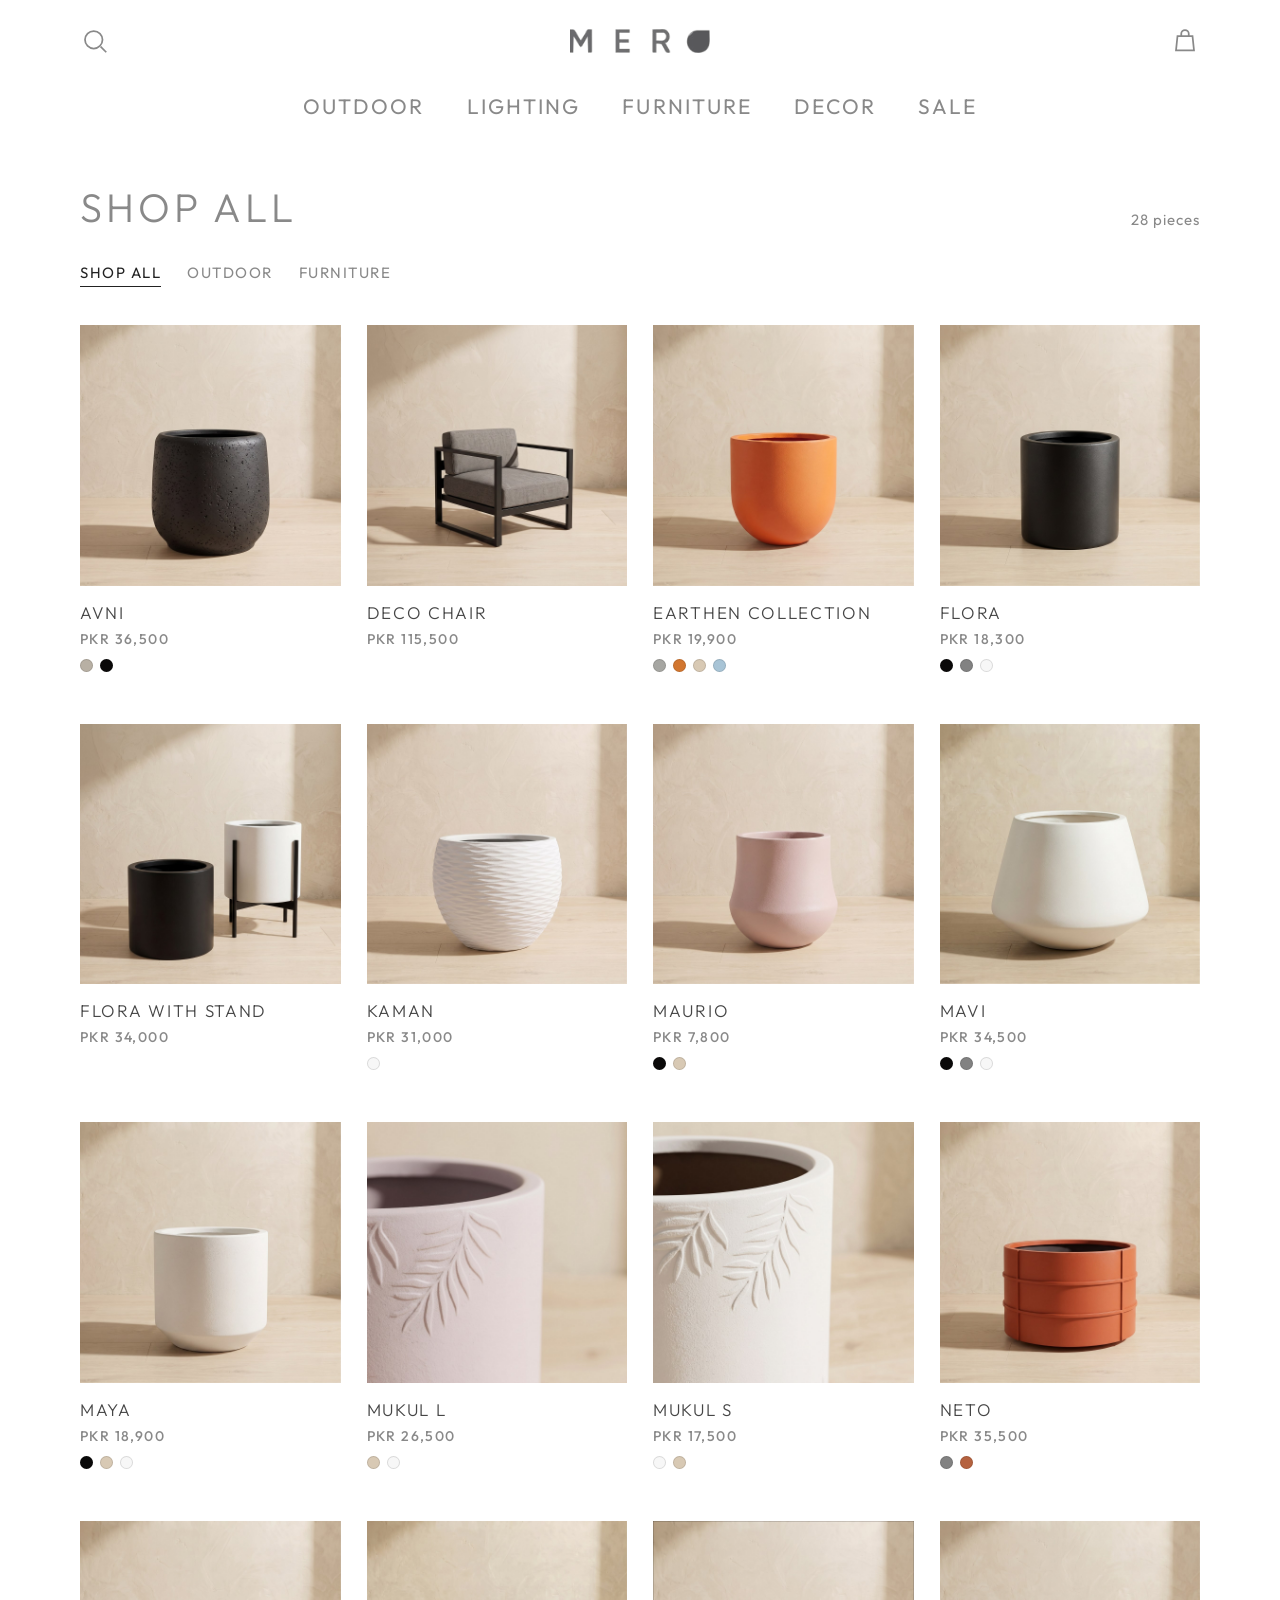
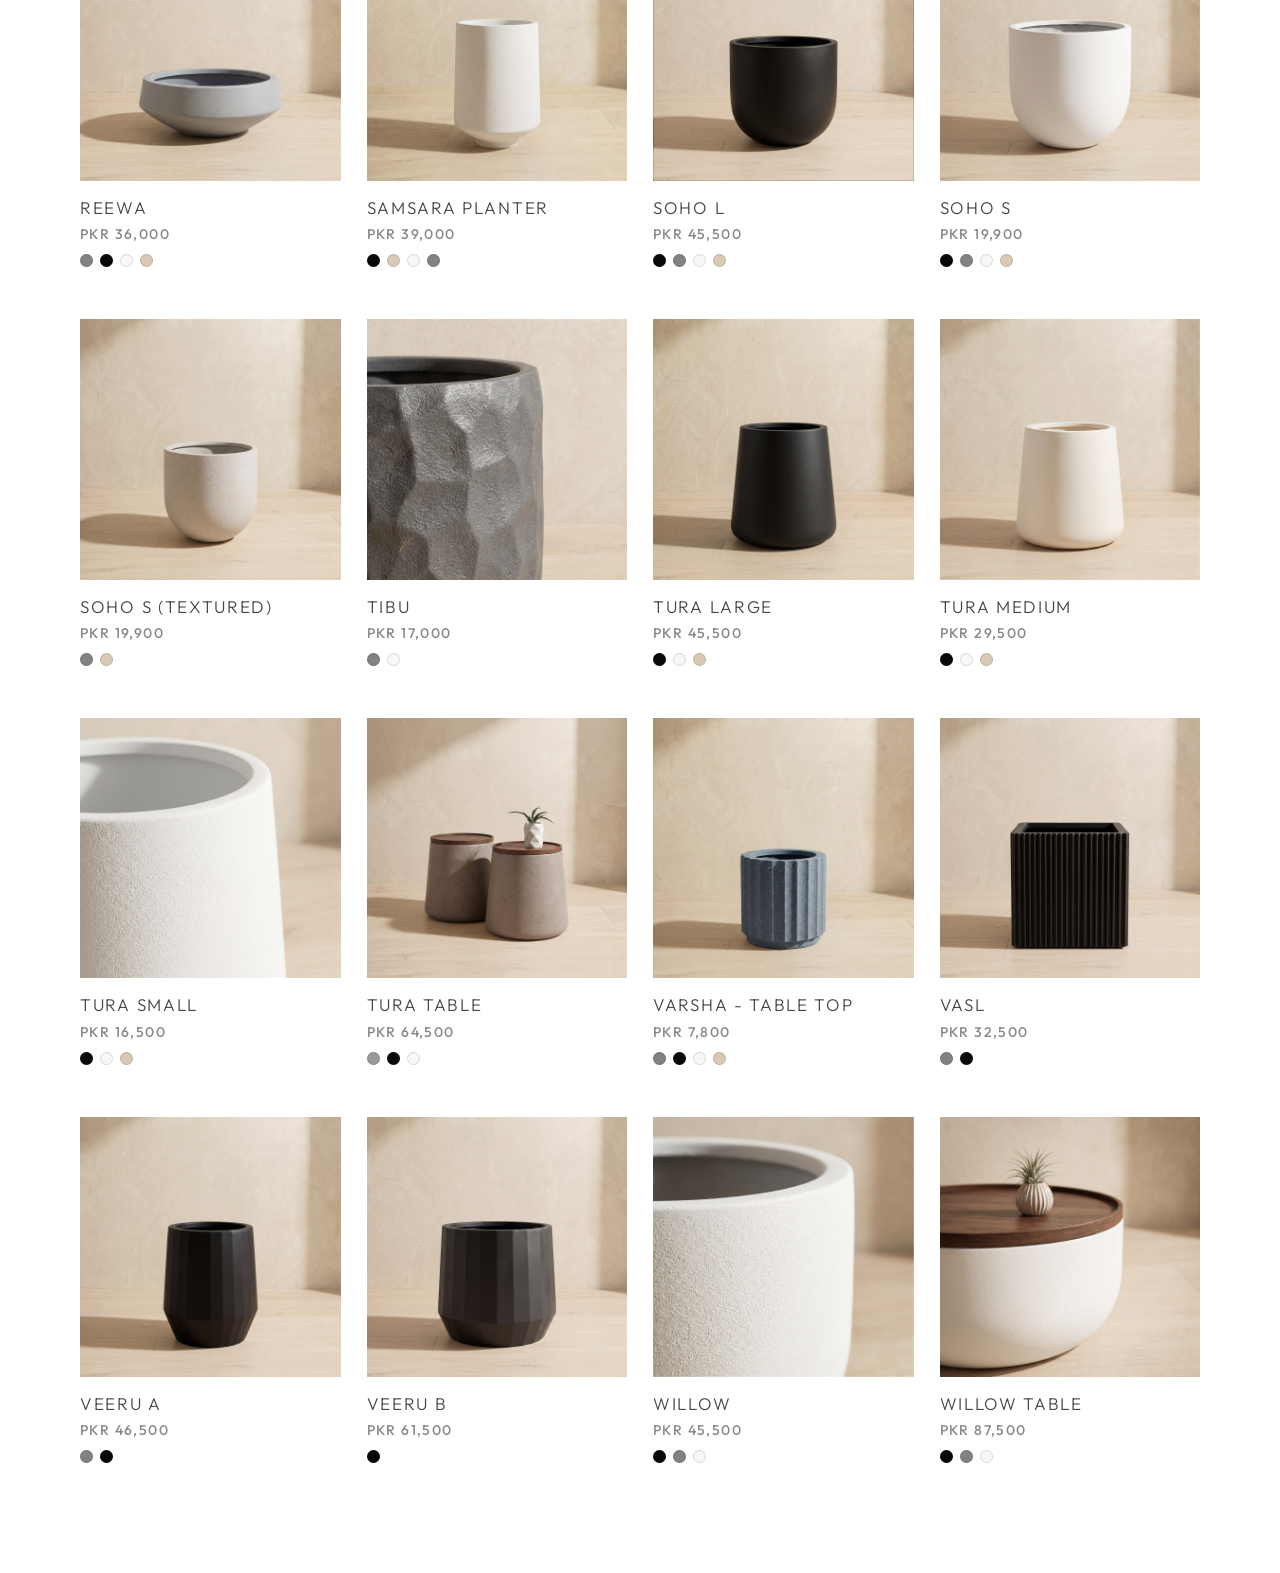
<file: site/index.html>
<!DOCTYPE html>
<html lang="en">
<head>
<meta charset="utf-8">
<meta name="viewport" content="width=device-width, initial-scale=1">
<title>Shop All — MERO</title>
<meta name="description" content="The full MERO collection — fiberglass planters and outdoor furniture, handmade for indoors and out.">
<link rel="preload" href="assets/fonts/outfit-latin-var.woff2" as="font" type="font/woff2" crossorigin>
<link rel="stylesheet" href="assets/site.css">
</head>
<body>

<header class="shell">
  <div class="masthead">
    <button class="icon-btn icon-left" aria-label="Search">
      <svg viewBox="0 0 24 24"><circle cx="11" cy="11" r="7"/><path d="M16.5 16.5 21 21"/></svg>
    </button>
    <a class="logo" href="index.html" aria-label="MERO home">
      <img src="assets/mero-logo.png" alt="MERO">
    </a>
    <button class="icon-btn icon-right" aria-label="Cart">
      <svg viewBox="0 0 24 24"><path d="M6 8h12l1.2 11.5H4.8L6 8Z"/><path d="M9 8V6.2A3 3 0 0 1 15 6.2V8"/></svg>
    </button>
  </div>
  <nav class="nav">
    <a href="?c=outdoor" data-cat="outdoor">OUTDOOR</a>
    <a href="?c=lighting" data-cat="lighting">LIGHTING</a>
    <a href="?c=furniture" data-cat="furniture">FURNITURE</a>
    <a href="?c=decor" data-cat="decor">DECOR</a>
    <a href="?c=sale" data-cat="sale">SALE</a>
  </nav>
</header>

<main class="shell" id="shop">
  <section class="catalogue">
    <div class="catalogue-head">
      <h1 class="catalogue-title" id="cat-title">Shop All</h1>
      <span class="catalogue-count" id="cat-count"></span>
    </div>

    <div class="filters" id="filters"></div>
    <div class="grid" id="grid"></div>
  </section>
</main>

<script src="data/catalog.js"></script>
<script>
const CATALOG = window.MERO_CATALOG || [];

const CATEGORIES = [
  { id: "all",       label: "Shop All",  match: () => true },
  { id: "outdoor",   label: "Outdoor",   match: p => p.category === "outdoor" },
  { id: "furniture", label: "Furniture", match: p => p.category === "furniture" },
  { id: "lighting",  label: "Lighting",  match: () => false },
  { id: "decor",     label: "Decor",     match: () => false },
  { id: "sale",      label: "Sale",      match: () => false }
];

const els = {
  grid: document.getElementById("grid"),
  filters: document.getElementById("filters"),
  title: document.getElementById("cat-title"),
  count: document.getElementById("cat-count")
};

let category = new URLSearchParams(location.search).get("c") || "all";
if (!CATEGORIES.some(c => c.id === category)) category = "all";

/* The content hash busts the cache when photography is replaced under the
   same filename. */
function photoSrc(product, index) {
  const file = product.images[index];
  if (!file) return null;
  const rev = (product.imageRevs || {})[file];
  return `assets/products/${product.slug}/${file}` + (rev ? `?v=${rev}` : "");
}

function card(product) {
  const a = document.createElement("a");
  a.className = "card";
  a.href = `product.html?p=${encodeURIComponent(product.slug)}`;

  const main = photoSrc(product, 0);
  const alt = photoSrc(product, 1);

  a.innerHTML = `
    <div class="card-media">
      ${main ? `<img src="${main}" alt="${product.title}" loading="lazy">` : ""}
      ${alt ? `<img class="alt" src="${alt}" alt="" loading="lazy">` : ""}
    </div>
    <div class="card-body">
      <div class="card-name">${product.title}</div>
      <div class="card-price">${product.priceRange || product.priceLabel}</div>
      <div class="card-colors">
        ${product.colors.map(c =>
          `<span style="background:${c.hex}" title="${c.name}"></span>`).join("")}
      </div>
    </div>`;
  return a;
}

function renderFilters() {
  els.filters.innerHTML = "";
  CATEGORIES.forEach(c => {
    const count = CATALOG.filter(c.match).length;
    if (!count && c.id !== category) return;      // hide empty shelves
    const b = document.createElement("button");
    b.textContent = c.label;
    b.setAttribute("aria-pressed", String(c.id === category));
    b.addEventListener("click", () => {
      category = c.id;
      history.replaceState(null, "",
        c.id === "all" ? location.pathname : `?c=${c.id}`);
      render();
    });
    els.filters.appendChild(b);
  });
}

function render() {
  const def = CATEGORIES.find(c => c.id === category);
  const items = CATALOG.filter(def.match);

  els.title.textContent = def.label;
  els.count.textContent = items.length
    ? `${items.length} piece${items.length === 1 ? "" : "s"}` : "";
  document.title = `${def.label} — MERO`;

  els.grid.innerHTML = "";
  if (!items.length) {
    els.grid.innerHTML =
      `<p class="empty">No pieces in ${def.label} yet.</p>`;
  } else {
    const frag = document.createDocumentFragment();
    items.forEach(p => frag.appendChild(card(p)));
    els.grid.appendChild(frag);
  }

  [...document.querySelectorAll(".nav a")].forEach(a =>
    a.classList.toggle("is-active", a.dataset.cat === category));
  renderFilters();
}

/* ---------- go ---------- */

render();
</script>
</body>
</html>
</file>
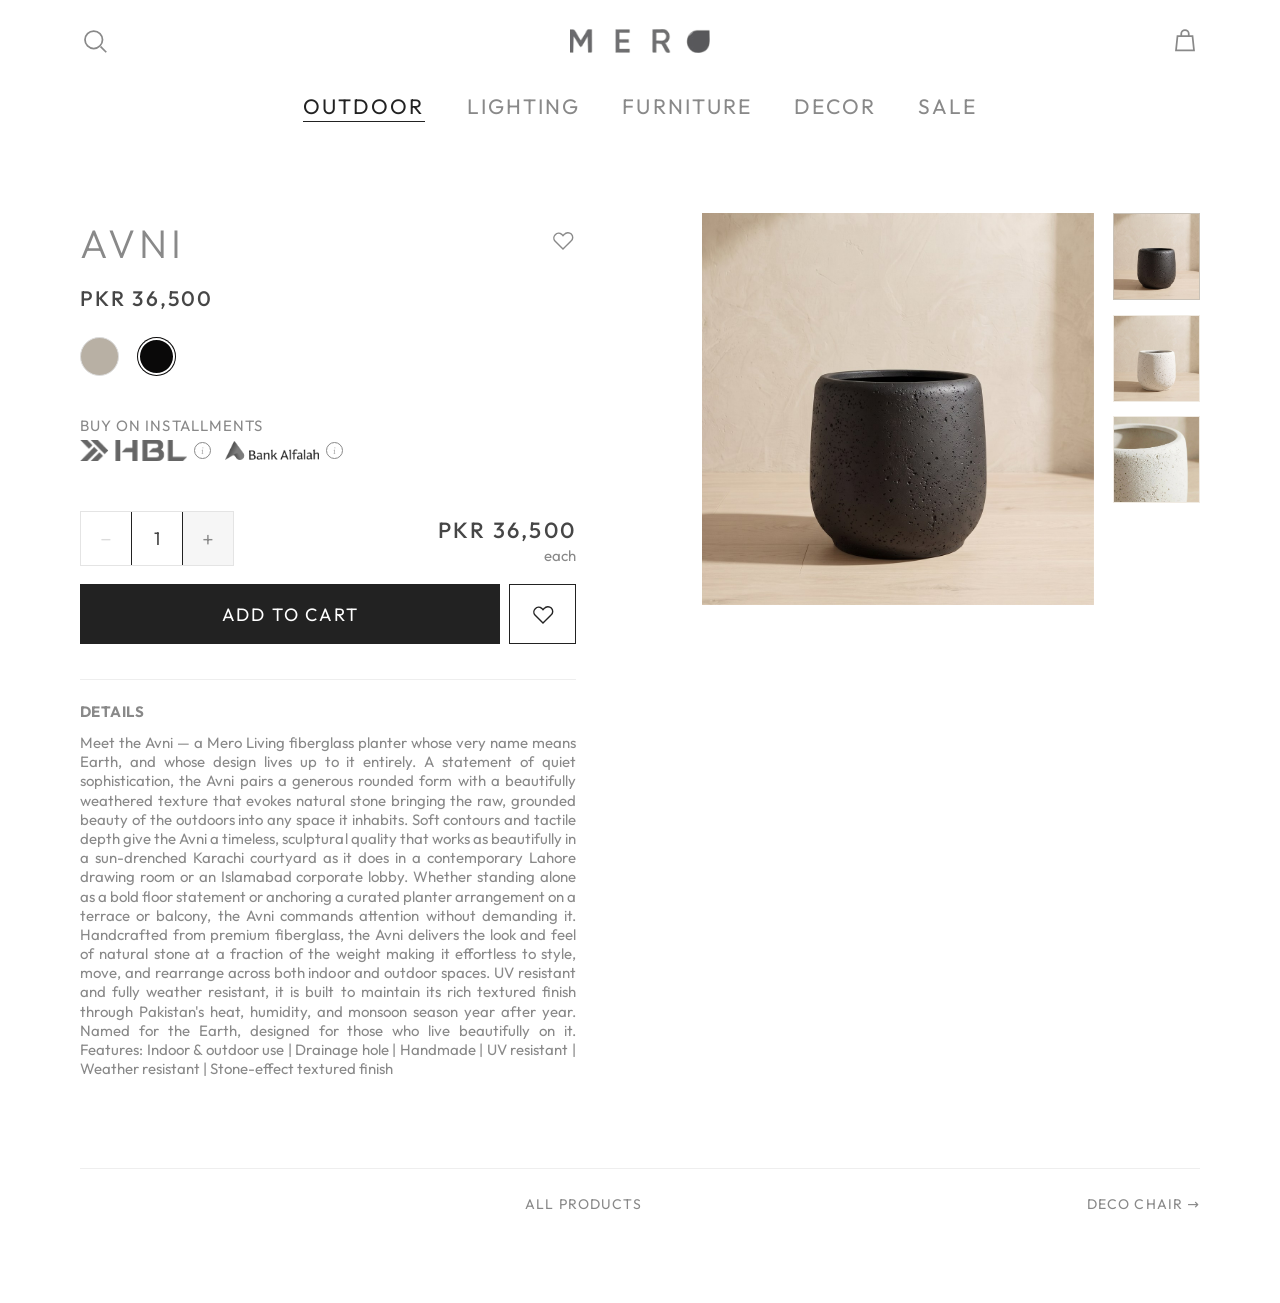
<file: site/product.html>
<!DOCTYPE html>
<html lang="en">
<head>
<meta charset="utf-8">
<meta name="viewport" content="width=device-width, initial-scale=1">
<title>MERO</title>
<meta name="description" content="Handmade fiberglass planters and outdoor furniture from MERO.">
<link rel="preload" href="assets/fonts/outfit-latin-var.woff2" as="font" type="font/woff2" crossorigin>
<link rel="stylesheet" href="assets/site.css">
</head>
<body>

<header class="shell">
  <div class="masthead">
    <button class="icon-btn icon-left" aria-label="Search">
      <svg viewBox="0 0 24 24"><circle cx="11" cy="11" r="7"/><path d="M16.5 16.5 21 21"/></svg>
    </button>
    <a class="logo" href="index.html" aria-label="MERO home">
      <img src="assets/mero-logo.png" alt="MERO">
    </a>
    <button class="icon-btn icon-right" aria-label="Cart">
      <svg viewBox="0 0 24 24"><path d="M6 8h12l1.2 11.5H4.8L6 8Z"/><path d="M9 8V6.2A3 3 0 0 1 15 6.2V8"/></svg>
    </button>
  </div>
  <nav class="nav">
    <a href="index.html?c=outdoor" data-cat="outdoor">OUTDOOR</a>
    <a href="index.html?c=lighting" data-cat="lighting">LIGHTING</a>
    <a href="index.html?c=furniture" data-cat="furniture">FURNITURE</a>
    <a href="index.html?c=decor" data-cat="decor">DECOR</a>
    <a href="index.html?c=sale" data-cat="sale">SALE</a>
  </nav>
</header>

<main class="shell">
  <div class="product">

    <!-- ============ left column ============ -->
    <section class="info-col">
      <div class="title-row">
        <h1 class="product-title" id="p-title"></h1>
        <button class="wish-plain" id="wish-top" aria-label="Add to wishlist" aria-pressed="false">
          <svg viewBox="0 0 24 24"><path d="M12 20.3 4.6 13a4.4 4.4 0 0 1 6.2-6.2l1.2 1.2 1.2-1.2A4.4 4.4 0 1 1 19.4 13Z"/></svg>
        </button>
      </div>

      <div class="price-row">
        <p class="price" id="p-price"></p>
        <span class="sku" id="p-sku"></span>
      </div>

      <div class="swatches" id="p-swatches" role="group" aria-label="Colour"></div>
      <div class="sizes" id="p-sizes" role="group" aria-label="Size"></div>

      <div class="installments">
        <span class="label">Buy on installments</span>
        <div class="banks">
          <span class="bank"><img src="assets/hbl.png" alt="HBL"><span class="info" title="HBL installment plans">i</span></span>
          <span class="bank"><img class="alfalah" src="assets/alfalah.png" alt="Bank Alfalah"><span class="info" title="Bank Alfalah installment plans">i</span></span>
        </div>
      </div>

      <div class="buy-row">
        <div class="qty">
          <button type="button" id="qty-down" aria-label="Decrease quantity">&minus;</button>
          <label class="sr-only" for="qty">Quantity</label>
          <input id="qty" type="number" inputmode="numeric" min="1" value="1">
          <button type="button" id="qty-up" aria-label="Increase quantity">+</button>
        </div>
        <div class="line-price">
          <div class="amount" id="p-line-price"></div>
          <div class="each">each</div>
        </div>
      </div>

      <div class="cart-row">
        <button class="add-to-cart" id="add-to-cart">ADD TO CART</button>
        <button class="wish-box" id="wish-box" aria-label="Add to wishlist" aria-pressed="false">
          <svg viewBox="0 0 24 24"><path d="M12 20.3 4.6 13a4.4 4.4 0 0 1 6.2-6.2l1.2 1.2 1.2-1.2A4.4 4.4 0 1 1 19.4 13Z"/></svg>
        </button>
      </div>

      <div class="details">
        <h2>Details</h2>
        <p id="p-details"></p>
      </div>
    </section>

    <!-- ============ gallery ============ -->
    <section class="gallery" aria-label="Product images">
      <div class="stage" id="stage">
        <div class="stage-caption" id="stage-caption">
          <span class="name" id="caption-name"></span>
          <span class="sub" id="caption-sub">series</span>
        </div>
        <button class="stage-nav prev" id="slide-prev" aria-label="Previous image">
          <svg viewBox="0 0 24 24"><path d="M15 5 8 12l7 7"/></svg>
        </button>
        <button class="stage-nav next" id="slide-next" aria-label="Next image">
          <svg viewBox="0 0 24 24"><path d="m9 5 7 7-7 7"/></svg>
        </button>
      </div>

      <div class="rail-cell"><div class="rail">
        <div class="thumbs" id="thumbs"></div>
      </div></div>
    </section>

  </div>

  <nav class="pager" id="pager"></nav>
</main>

<script src="data/catalog.js"></script>
<script>
/* ------------------------------------------------------------------
   The page renders whichever product ?p= names, from the generated
   catalogue.
------------------------------------------------------------------ */
const CATALOG = window.MERO_CATALOG || [];

/* Autoplay cycles this product's own photos; the grid is how you move
   between products. Set to false to leave the gallery fully manual. */
const AUTOPLAY = true;
const SLIDE_MS = 4000;
const REDUCED_MOTION = window.matchMedia("(prefers-reduced-motion: reduce)").matches;

const els = {
  title: document.getElementById("p-title"),
  price: document.getElementById("p-price"),
  linePrice: document.getElementById("p-line-price"),
  sku: document.getElementById("p-sku"),
  swatches: document.getElementById("p-swatches"),
  sizes: document.getElementById("p-sizes"),
  details: document.getElementById("p-details"),
  stage: document.getElementById("stage"),
  caption: document.getElementById("stage-caption"),
  captionName: document.getElementById("caption-name"),
  captionSub: document.getElementById("caption-sub"),
  thumbs: document.getElementById("thumbs"),
  qty: document.getElementById("qty"),
  pager: document.getElementById("pager")
};

const params = new URLSearchParams(location.search);
let index = CATALOG.findIndex(p => p.slug === params.get("p"));
if (index < 0) index = 0;

let product = CATALOG[index] || null;
let photos = [];                 // {src, alt} for the product on screen
let slideIndex = 0;
let timer = null;
let autoplay = AUTOPLAY && !REDUCED_MOTION;

const money = n => "PKR " + Number(n).toLocaleString("en-US");

/* ---------- rendering ---------- */

function catalogPhotos(p) {
  return (p.images || []).map(file => ({
    src: photoSrc(p, file),
    alt: p.title
  }));
}

/* New photography reuses 01.jpg, 02.jpg …, so the content hash goes on the
   URL — otherwise a browser serves the previous shoot from cache. */
function photoSrc(p, file) {
  const rev = (p.imageRevs || {})[file];
  return `assets/products/${p.slug}/${file}` + (rev ? `?v=${rev}` : "");
}

function renderProduct() {
  if (!product) {
    els.title.textContent = "Product not found";
    els.details.textContent = "That product is not in the catalogue.";
    return;
  }

  document.title = `${product.title} — MERO`;
  els.title.textContent = product.title;
  els.price.textContent = product.priceRange || product.priceLabel;
  els.sku.textContent = product.sku ? "SKU:" + product.sku : "";
  els.details.textContent = product.details;
  // the lockup only belongs on products shot with room for type
  els.caption.hidden = !product.lockup;
  els.captionName.textContent = product.captionName || product.title;
  els.captionSub.textContent = product.captionSub || "";
  els.captionSub.hidden = !product.captionSub;
  fitLockup();

  els.swatches.innerHTML = "";
  (product.colors || []).forEach((c, i) => {
    const b = document.createElement("button");
    b.className = "swatch";
    b.style.background = c.hex;
    b.dataset.color = c.name;
    if (c.tone === "light") b.dataset.tone = "white";
    b.setAttribute("aria-label", c.name);
    b.setAttribute("aria-pressed", String(i === 0));
    // a colour the shoot didn't cover stays selectable, but says so.
    // -1 means absent; 0 is a real slide, so compare explicitly.
    if (firstSlideOf(c.name) < 0) b.dataset.noPhoto = "true";
    b.addEventListener("click", () => {
      selectColor(c.name);
      const slide = firstSlideOf(c.name);
      if (slide >= 0) { stopAuto(); showSlide(slide); }
    });
    els.swatches.appendChild(b);
  });

  els.sizes.innerHTML = "";
  (product.sizes || []).forEach((size, i) => {
    const b = document.createElement("button");
    b.textContent = size;
    b.setAttribute("aria-pressed", String(i === 0));
    b.addEventListener("click", () => {
      [...els.sizes.children].forEach(s =>
        s.setAttribute("aria-pressed", String(s === b)));
    });
    els.sizes.appendChild(b);
  });

  renderPager();
  updateLinePrice();
}

/* Keep a long product name inside the stage rather than letting it bleed. */
function fitLockup() {
  if (!product || !product.lockup) return;
  els.caption.style.removeProperty("--lockup");
  requestAnimationFrame(() => {
    const room = els.stage.clientWidth * 0.78;
    const width = els.captionName.getBoundingClientRect().width;
    if (width > room && width > 0) {
      const base = parseFloat(getComputedStyle(els.captionName).fontSize);
      els.caption.style.setProperty("--lockup", `${Math.floor(base * room / width)}px`);
    }
  });
}

window.addEventListener("resize", fitLockup);

function renderImages() {
  els.stage.querySelectorAll("img").forEach(img => img.remove());
  const frag = document.createDocumentFragment();
  photos.forEach((im, i) => {
    const img = document.createElement("img");
    img.src = im.src;
    img.alt = im.alt || (product ? product.title : "");
    img.loading = i === 0 ? "eager" : "lazy";
    frag.appendChild(img);
  });
  els.stage.insertBefore(frag, els.stage.firstChild);   // caption stays on top

  els.thumbs.innerHTML = "";
  photos.forEach((im, i) => {
    const b = document.createElement("button");
    b.className = "thumb";
    b.innerHTML = `<img src="${im.src}" alt="">`;
    b.setAttribute("aria-label", `View image ${i + 1}`);
    b.addEventListener("click", () => { stopAuto(); showSlide(i); });
    els.thumbs.appendChild(b);
  });

  showSlide(Math.min(slideIndex, Math.max(photos.length - 1, 0)));
}

/* Which colourway each photo shows, worked out at build time. */
function colorOf(i) {
  const file = product && product.images ? product.images[i] : null;
  return (product && product.imageColors && file)
    ? product.imageColors[file] || null : null;
}

/* First photo showing a colour, or -1 if the shoot didn't cover it. */
function firstSlideOf(name) {
  if (!product || !product.images) return -1;
  return product.images.findIndex(f =>
    (product.imageColors || {})[f] === name);
}

function selectColor(name) {
  [...els.swatches.children].forEach(s =>
    s.setAttribute("aria-pressed", String(s.dataset.color === name)));
}

function showSlide(i) {
  const imgs = els.stage.querySelectorAll("img");
  if (!imgs.length) { els.caption.style.opacity = "0"; return; }
  slideIndex = (i + imgs.length) % imgs.length;
  imgs.forEach((img, n) => img.classList.toggle("is-active", n === slideIndex));
  [...els.thumbs.children].forEach((t, n) =>
    t.setAttribute("aria-current", String(n === slideIndex)));
  // keep the swatch in step with whatever is on the stage
  const shown = colorOf(slideIndex);
  if (shown) selectColor(shown);
  // within a product, the lockup belongs to the opening shot only
  els.caption.style.opacity = slideIndex === 0 ? "1" : "0";
}

function updateLinePrice() {
  const n = Math.max(1, parseInt(els.qty.value, 10) || 1);
  els.qty.value = n;
  els.linePrice.textContent = product ? money(product.price * n) : "";
  document.getElementById("qty-down").disabled = n <= 1;
}

function renderPager() {
  const prev = CATALOG[index - 1];
  const next = CATALOG[index + 1];
  els.pager.innerHTML = `
    ${prev ? `<a href="product.html?p=${encodeURIComponent(prev.slug)}">&larr; ${prev.title}</a>` : "<span></span>"}
    <span class="spacer"></span>
    <a href="index.html">All products</a>
    <span class="spacer"></span>
    ${next ? `<a href="product.html?p=${encodeURIComponent(next.slug)}">${next.title} &rarr;</a>` : "<span></span>"}`;
}

/* ---------- slider ---------- */

function nextSlide() { showSlide(slideIndex + 1); }
function prevSlide() { showSlide(slideIndex - 1); }

function startAuto() {
  if (!autoplay || timer || photos.length < 2) return;
  timer = setInterval(nextSlide, SLIDE_MS);
}
function stopAuto() {
  autoplay = false;
  clearInterval(timer);
  timer = null;
}

/* ---------- photos ---------- */

function loadPhotos() {
  photos = product ? catalogPhotos(product) : [];
  renderImages();
  startAuto();
}

/* ---------- wiring ---------- */

document.getElementById("slide-next").addEventListener("click", () => { stopAuto(); nextSlide(); });
document.getElementById("slide-prev").addEventListener("click", () => { stopAuto(); prevSlide(); });

document.getElementById("qty-up").addEventListener("click", () => {
  els.qty.value = (parseInt(els.qty.value, 10) || 1) + 1;
  updateLinePrice();
});
document.getElementById("qty-down").addEventListener("click", () => {
  els.qty.value = Math.max(1, (parseInt(els.qty.value, 10) || 1) - 1);
  updateLinePrice();
});
els.qty.addEventListener("input", updateLinePrice);

["wish-top", "wish-box"].forEach(id => {
  const b = document.getElementById(id);
  b.addEventListener("click", () => {
    const on = b.getAttribute("aria-pressed") !== "true";
    b.setAttribute("aria-pressed", String(on));
    b.classList.toggle("is-on", on);
  });
});

document.addEventListener("keydown", e => {
  if (e.key === "ArrowRight") { stopAuto(); nextSlide(); }
  if (e.key === "ArrowLeft")  { stopAuto(); prevSlide(); }
});

// hovering the stage holds the current photo without cancelling autoplay
els.stage.addEventListener("mouseenter", () => {
  if (timer) { clearInterval(timer); timer = null; }
});
els.stage.addEventListener("mouseleave", startAuto);

[...document.querySelectorAll(".nav a")].forEach(a =>
  a.classList.toggle("is-active", product && a.dataset.cat === product.category));

renderProduct();
loadPhotos();
</script>
</body>
</html>
</file>
<file: site/assets/site.css>
/* Outfit sets the whole storefront; Cormorant Garamond italic covers the
   "series" lockup on the hero. */
@font-face{
  font-family:"Outfit";
  src:url("fonts/outfit-latin-var.woff2") format("woff2-variations"),
      url("fonts/outfit-latin-var.woff2") format("woff2");
  font-weight:100 900;
  font-style:normal;
  font-display:swap;
}
@font-face{
  font-family:"Cormorant Garamond";
  src:url("fonts/cormorant-garamond-italic-latin-var.woff2") format("woff2-variations"),
      url("fonts/cormorant-garamond-italic-latin-var.woff2") format("woff2");
  font-weight:300 700;
  font-style:italic;
  font-display:swap;
}
:root{
  --taupe:#b1a59c;
  --ink:#222222;
  --price:#464646;
  --muted:#898989;
  --line:#e4e4e4;
  --line-soft:#eeeeee;
  --field:#f6f6f6;
  --page:#ffffff;
  --sans:"Outfit","Century Gothic",system-ui,sans-serif;
  --display:var(--sans);
  /* the nav voice: regular, tracked 10% — shared with buttons */
  --track:.1em;
  --serif:"Cormorant Garamond","EB Garamond",Georgia,serif;
}
*,*::before,*::after{box-sizing:border-box}
html{-webkit-text-size-adjust:100%}
body{
  margin:0;
  background:var(--page);
  color:var(--price);
  font-family:var(--sans);
  font-weight:400;
  -webkit-font-smoothing:antialiased;
}
img{display:block;max-width:100%}
button{font:inherit;color:inherit;background:none;border:0;padding:0;cursor:pointer}
input,select,textarea{font-family:inherit}
a{color:inherit;text-decoration:none}

/* ---------- header ---------- */
.shell{max-width:1440px;margin:0 auto;padding:0 80px}
.masthead{
  display:grid;
  grid-template-columns:1fr auto 1fr;
  align-items:center;
  padding:26px 0 4px;
}
.masthead .icon-left{justify-self:start}
.masthead .icon-right{justify-self:end}
.logo img{width:140px;height:auto}
.icon-btn{display:inline-flex;color:var(--muted)}
.icon-btn svg{width:30px;height:30px;stroke:currentColor;stroke-width:1.4;fill:none}

.nav{
  display:flex;
  justify-content:center;
  gap:42px;
  padding:36px 0 30px;
}
.nav a{
  display:inline-block;
  line-height:1;
  font-family:var(--display);
  font-size:21px;
  font-weight:400;
  letter-spacing:var(--track);
  color:var(--muted);
  padding-bottom:4px;
}
.nav a:hover{color:var(--ink)}
.nav a.is-active{color:var(--ink);border-bottom:1px solid var(--ink)}

/* ---------- product layout ---------- */
.product{
  display:grid;
  grid-template-columns:496px 1fr;
  column-gap:126px;
  align-items:start;
  padding:61px 0 90px;
}

/* left column */
.info-col{margin-top:8px}
.title-row{display:flex;align-items:flex-start;justify-content:space-between;gap:20px}
.product-title{
  margin:0;
  font-family:var(--display);
  font-size:40px;
  font-weight:300;
  letter-spacing:var(--track);
  line-height:1.1;
  color:var(--muted);
  text-transform:uppercase;
}
.wish-plain{color:var(--muted);flex:none;margin-top:6px}
.wish-plain svg{width:26px;height:26px;stroke:currentColor;stroke-width:1.3;fill:none}
.wish-plain.is-on svg{fill:currentColor}

.price-row{display:flex;align-items:baseline;gap:11px;margin-top:20px}
.price{font-size:21px;font-weight:500;letter-spacing:var(--track);color:var(--price);margin:0}
.sku{font-size:13px;font-weight:500;letter-spacing:0;color:var(--muted)}

.swatches{display:flex;gap:18px;margin-top:26px}
.swatches:empty{display:none}
.swatch{
  width:39px;height:39px;border-radius:50%;
  border:1px solid transparent;
  position:relative;
  transition:box-shadow .15s ease;
}
/* selection reads as an inset ring so the row keeps its height */
.swatch[aria-pressed="true"]{
  box-shadow:inset 0 0 0 2px #fff, inset 0 0 0 3px rgba(0,0,0,.35);
}
.swatch[data-tone="white"]{border-color:#dcdcdc}
.swatch[data-tone="white"][aria-pressed="true"]{
  box-shadow:inset 0 0 0 2px #fff, inset 0 0 0 3px rgba(0,0,0,.25);
}
.swatch:focus-visible{outline:1px solid #8a8a8a;outline-offset:4px}
/* no photograph of this colourway, so clicking it cannot change the stage */
.swatch[data-no-photo]{opacity:.45}
.swatch[data-no-photo]:hover{opacity:.7}

.installments{margin-top:39px}
.label{
  font-size:15px;
  letter-spacing:.07em;
  color:var(--muted);
  text-transform:uppercase;
}
.banks{display:flex;align-items:center;gap:14px;margin-top:5px}
.bank{display:flex;align-items:center;gap:7px}
.bank img{height:21px;width:auto}
.bank img.alfalah{height:19px}
.info{
  width:17px;height:17px;border-radius:50%;border:1px solid var(--muted);
  color:var(--muted);font-size:11px;line-height:15px;text-align:center;
  font-family:var(--serif);font-style:italic;
}

.buy-row{
  display:flex;align-items:flex-end;justify-content:space-between;gap:24px;
  margin-top:50px;
}
.qty{display:flex;border:1px solid var(--line)}
.qty button{
  width:50px;height:53px;font-size:22px;font-weight:300;color:var(--muted);
  display:grid;place-items:center;
}
.qty button[disabled]{color:#dcdcdc;cursor:default}
.qty button:last-child{background:var(--field)}
.qty input{
  width:52px;height:53px;border:1px solid var(--ink);border-top:0;border-bottom:0;
  text-align:center;font-family:var(--sans);font-size:18px;color:var(--price);
  background:#fff;-moz-appearance:textfield;
}
.qty input::-webkit-outer-spin-button,
.qty input::-webkit-inner-spin-button{-webkit-appearance:none;margin:0}
.line-price{text-align:right;line-height:1.35}
.line-price .amount{font-size:22px;font-weight:500;letter-spacing:var(--track);color:var(--price)}
.line-price .each{font-size:15px;color:var(--muted)}

.cart-row{display:flex;gap:9px;margin-top:18px}
.add-to-cart{
  flex:1;
  background:var(--ink);
  color:#fff;
  height:60px;
  font-size:18px;
  font-weight:400;
  letter-spacing:var(--track);
  transition:background .18s ease;
}
.add-to-cart:hover{background:#000}
.wish-box{
  width:67px;height:60px;border:1px solid var(--ink);
  display:grid;place-items:center;color:var(--ink);
}
.wish-box svg{width:26px;height:26px;stroke:currentColor;stroke-width:1.3;fill:none}
.wish-box.is-on svg{fill:currentColor}

.details{margin-top:35px;padding-top:22px;border-top:1px solid var(--line-soft)}
.details h2{
  margin:0 0 12px;
  font-size:15px;font-weight:700;letter-spacing:.03em;
  color:var(--muted);text-transform:uppercase;
}
.details p{
  margin:0;
  font-size:15px;
  font-weight:400;
  line-height:1.28;
  letter-spacing:0;
  color:var(--muted);
  text-align:justify;
}

/* ---------- gallery ---------- */
/* Geometry: the stage is square, so its height follows the width left over
   after the rail. Sizing the rail at (gallery - gap) / 5.5 makes four
   thumbnails plus three gaps of a sixth each come to exactly that height, at
   any width — 116px on a 1440 viewport, as the design has it. */
.gallery{
  display:grid;
  grid-template-columns:1fr calc((100% - 19px) / 5.5);
  column-gap:19px;
  align-items:start;
}
/* the rail is taken out of flow so the square stage alone sets the row height */
.rail-cell{position:relative;align-self:stretch}
.stage{position:relative;aspect-ratio:1/1;overflow:hidden;background:#f0ebe3}
.stage img{
  position:absolute;inset:0;width:100%;height:100%;object-fit:cover;
  opacity:0;transition:opacity .5s ease;
}
.stage img.is-active{opacity:1}
.stage-caption{
  position:absolute;top:8%;left:0;right:0;text-align:center;
  color:#5b5b5b;pointer-events:none;
  transition:opacity .35s ease;
}
.stage-caption .name{
  display:block;font-size:var(--lockup, 75px);font-weight:300;letter-spacing:var(--track);line-height:1;
  text-transform:uppercase;text-indent:.1em;
  white-space:nowrap;
}
.stage-caption .sub{
  display:block;font-family:var(--serif);font-style:italic;font-weight:400;
  font-size:38px;margin-top:2px;
}
.stage-nav{
  position:absolute;top:50%;transform:translateY(-50%);
  width:42px;height:42px;display:grid;place-items:center;
  color:#5b5b5b;background:rgba(255,255,255,.72);border-radius:50%;
  opacity:0;transition:opacity .2s ease;
}
.stage:hover .stage-nav,.stage-nav:focus-visible{opacity:1}
.stage-nav.prev{left:14px}
.stage-nav.next{right:14px}
.stage-nav svg{width:18px;height:18px;stroke:currentColor;stroke-width:1.6;fill:none}

/* grid/flex items default to min-width:auto, which lets the thumb rail
   blow out the track on narrow screens */
.product > *, .gallery > *{min-width:0}
.rail{position:absolute;inset:0;display:flex;flex-direction:column;min-height:0;min-width:0}
.thumbs{
  display:flex;flex-direction:column;
  /* three gaps of a sixth of a thumbnail = 1/27 of the rail, so the fourth
     lands flush with the bottom of the stage — never a part-cropped fifth */
  row-gap:calc(100% / 27);
  flex:1 1 auto;min-height:0;min-width:0;overflow-y:auto;
  scrollbar-width:none;
}
.thumbs::-webkit-scrollbar{display:none}
.thumb{
  flex:0 0 auto;width:100%;
  aspect-ratio:1/1;overflow:hidden;background:#f0ebe3;
  border:1px solid transparent;transition:border-color .2s ease;
}
.thumb img{width:100%;height:100%;object-fit:cover}
.thumb[aria-current="true"]{border-color:#c9c2b8}

.sr-only{
  position:absolute;width:1px;height:1px;padding:0;margin:-1px;
  overflow:hidden;clip:rect(0 0 0 0);white-space:nowrap;border:0;
}

/* ---------- responsive ---------- */
@media (max-width:1180px){
  .shell{padding:0 40px}
  .product{grid-template-columns:1fr 1fr;column-gap:56px}
}
@media (max-width:900px){
  .product{grid-template-columns:1fr;row-gap:48px}
  .gallery{order:-1}
  .nav{gap:28px}
  .nav a{font-size:17px}
}
@media (max-width:620px){
  .shell{padding:0 16px}
  .nav{gap:13px;flex-wrap:wrap;justify-content:center}
  .nav a{font-size:13px;letter-spacing:.08em}
  .product-title{font-size:30px}
  .stage-caption .name{font-size:46px}
  .stage-caption .sub{font-size:24px}
  .gallery{grid-template-columns:1fr;row-gap:14px}
  .rail-cell{position:static}
  .rail{position:static;height:auto}
  .thumbs{flex-direction:row;overflow-x:auto;overflow-y:hidden;padding-bottom:4px;
    row-gap:0;column-gap:14px}
  .thumb{flex:0 0 86px;width:86px;height:86px}
  .buy-row{flex-wrap:wrap}
}

/* ==================================================================
   Catalogue grid
   ================================================================== */
.catalogue{padding:34px 0 110px}
.catalogue-head{
  display:flex;align-items:flex-end;justify-content:space-between;
  gap:24px;flex-wrap:wrap;margin-bottom:34px;
}
.catalogue-title{
  margin:0;
  font-family:var(--display);
  font-size:40px;font-weight:300;letter-spacing:var(--track);line-height:1.1;
  color:var(--muted);text-transform:uppercase;
}
.catalogue-count{font-size:15px;letter-spacing:.063em;color:var(--muted)}

.filters{display:flex;gap:26px;flex-wrap:wrap;margin-bottom:38px}
.filters button{
  font-size:15px;font-weight:400;letter-spacing:var(--track);text-transform:uppercase;
  color:var(--muted);padding-bottom:4px;border-bottom:1px solid transparent;
}
.filters button:hover{color:var(--price)}
.filters button[aria-pressed="true"]{color:var(--ink);border-bottom-color:var(--ink)}

.grid{
  display:grid;
  grid-template-columns:repeat(4,1fr);
  column-gap:26px;row-gap:52px;
}
.card{display:block;position:relative}
.card-media{
  position:relative;aspect-ratio:1/1;overflow:hidden;background:#f0ebe3;
}
.card-media img{
  position:absolute;inset:0;width:100%;height:100%;object-fit:cover;
  transition:opacity .45s ease;
}
.card-media .alt{opacity:0}
.card:hover .card-media .alt{opacity:1}
.card-body{padding-top:16px}
.card-name{
  font-family:var(--display);
  font-size:17px;font-weight:300;letter-spacing:var(--track);text-transform:uppercase;
  color:var(--price);line-height:1.3;
}
.card-price{margin-top:6px;font-size:14px;font-weight:500;letter-spacing:var(--track);color:var(--muted)}
.card-colors{display:flex;gap:7px;margin-top:11px}
.card-colors span{
  width:13px;height:13px;border-radius:50%;
  box-shadow:inset 0 0 0 1px rgba(0,0,0,.12);
}
.empty{
  grid-column:1 / -1;padding:70px 0;text-align:center;
  font-size:15px;letter-spacing:.063em;color:var(--muted);
}

/* ==================================================================
   Product page additions
   ================================================================== */
.breadcrumb{
  padding:26px 0 0;
  font-size:14px;letter-spacing:.07em;text-transform:uppercase;color:var(--muted);
}
.breadcrumb a:hover{color:var(--ink)}
.breadcrumb span{margin:0 8px}

.sizes{display:flex;gap:10px;flex-wrap:wrap;margin-top:22px}
.sizes:empty{display:none}
.sizes button{
  border:1px solid var(--line);
  padding:9px 16px;
  font-size:13px;font-weight:400;letter-spacing:var(--track);text-transform:uppercase;color:var(--muted);
  transition:border-color .15s ease,color .15s ease;
}
.sizes button[aria-pressed="true"]{border-color:var(--ink);color:var(--ink)}

.pager{
  display:flex;justify-content:space-between;gap:20px;
  border-top:1px solid var(--line-soft);
  padding:26px 0 90px;
  font-size:14px;letter-spacing:.08em;text-transform:uppercase;color:var(--muted);
}
.pager a:hover{color:var(--ink)}
.pager .spacer{flex:1}

@media (max-width:1180px){
  .grid{grid-template-columns:repeat(3,1fr)}
}
@media (max-width:820px){
  .grid{grid-template-columns:repeat(2,1fr);column-gap:18px;row-gap:38px}
  .catalogue-title{font-size:30px}
}
@media (max-width:620px){
  .grid{column-gap:14px;row-gap:30px}
  .card-name{font-size:14px;letter-spacing:.07em}
  .card-price{font-size:13px}
  .catalogue{padding:20px 0 70px}
}
</file>
